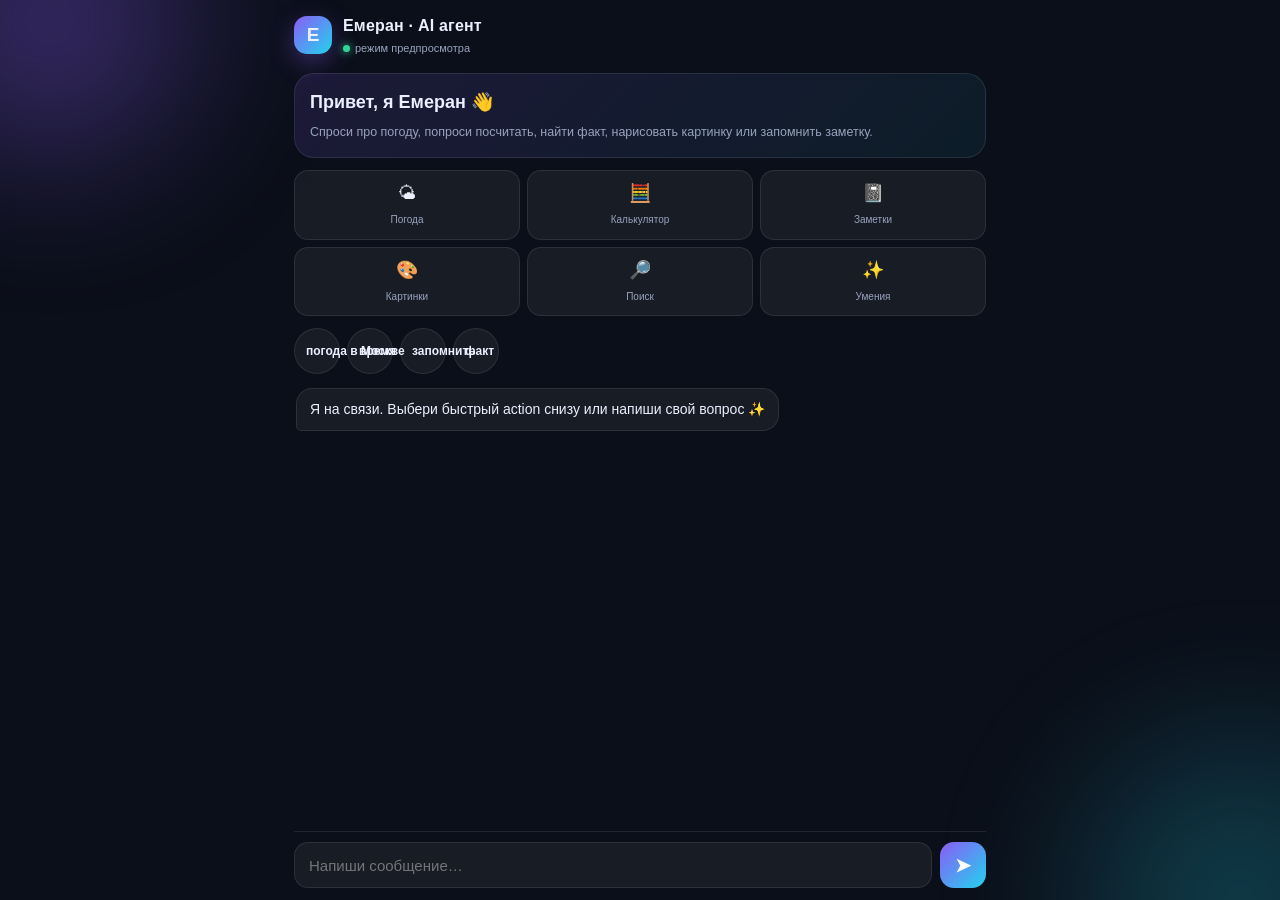
<file: ai-agent/miniapp.html>
<!doctype html>
<html lang="ru">
<head>
<meta charset="utf-8">
<meta name="viewport" content="width=device-width,initial-scale=1,viewport-fit=cover">
<meta name="theme-color" content="#0b0f19">
<title>Емеран · AI агент</title>
<script src="https://telegram.org/js/telegram-web-app.js"></script>
<style>
:root{--bg:#0b0f19;--card:rgba(255,255,255,.055);--line:rgba(255,255,255,.09);--text:#eaf0ff;--muted:#98a3bd;--a:#8b5cf6;--b:#22d3ee;--tg-theme-bg-color:var(--bg);--tg-theme-text-color:var(--text);--tg-theme-hint-color:var(--muted);--tg-theme-secondary-bg-color:#111827}
*{box-sizing:border-box;-webkit-tap-highlight-color:transparent}
html,body{height:100%;margin:0}
body{background:var(--tg-theme-bg-color);color:var(--tg-theme-text-color);font:15px/1.5 -apple-system,BlinkMacSystemFont,"Segoe UI",Roboto,Arial,sans-serif;overflow:hidden}
.orb{position:fixed;border-radius:50%;filter:blur(80px);opacity:.35;pointer-events:none}
.o1{width:280px;height:280px;background:var(--a);top:-120px;left:-90px}
.o2{width:320px;height:320px;background:var(--b);bottom:-160px;right:-120px;opacity:.22}
.wrap{position:relative;height:100%;display:flex;flex-direction:column;padding:calc(env(safe-area-inset-top) + 14px) 14px calc(env(safe-area-inset-bottom) + 12px);max-width:720px;margin:0 auto}
header{display:flex;align-items:center;gap:11px;padding-bottom:12px}
.logo{width:38px;height:38px;border-radius:13px;display:grid;place-items:center;font-weight:800;font-size:19px;background:linear-gradient(135deg,var(--a),var(--b));box-shadow:0 8px 24px rgba(139,92,246,.35)}
h1{font-size:16px;margin:0;font-weight:700;letter-spacing:.2px}
.sub{font-size:11px;color:var(--muted);display:flex;align-items:center;gap:5px;margin-top:2px}
.dot{width:7px;height:7px;border-radius:50%;background:#34d399;box-shadow:0 0 8px #34d399}
.hero{margin:4px 0 12px;padding:15px;border:1px solid var(--line);border-radius:20px;background:linear-gradient(135deg,rgba(139,92,246,.14),rgba(34,211,238,.07))}
.hero b{font-size:18px;display:block;margin-bottom:4px}
.hero span{color:var(--muted);font-size:12.5px}
.grid{display:grid;grid-template-columns:repeat(3,1fr);gap:7px;margin-bottom:12px}
.f{background:var(--card);border:1px solid var(--line);border-radius:14px;padding:9px 4px;text-align:center;cursor:pointer;transition:.18s;user-select:none}
.f:active{transform:scale(.94);border-color:var(--a)}
.f i{font-style:normal;font-size:18px;display:block}
.f small{font-size:10px;color:var(--muted)}
.chips{display:flex;gap:7px;overflow-x:auto;padding-bottom:8px;scrollbar-width:none}
.chips::-webkit-scrollbar{display:none}
.chip{white-space:nowrap;border:1px solid var(--line);background:var(--card);color:var(--text);border-radius:999px;padding:6px 11px;font-size:12px;cursor:pointer}
.chip:active{transform:scale(.96);border-color:var(--b)}
.chat{flex:1;overflow-y:auto;padding:6px 2px 10px;display:flex;flex-direction:column;gap:9px;scroll-behavior:smooth}
.msg{max-width:88%;padding:10px 13px;border-radius:16px;white-space:pre-wrap;word-break:break-word;font-size:14px;animation:in .2s ease}
@keyframes in{from{opacity:0;transform:translateY(6px)}to{opacity:1;transform:none}}
.msg.user{align-self:flex-end;background:linear-gradient(135deg,#7c3aed,#6d28d9);border-bottom-right-radius:5px}
.msg.bot{align-self:flex-start;background:var(--card);border:1px solid var(--line);border-bottom-left-radius:5px}
.msg img{max-width:100%;border-radius:12px;margin-top:9px;display:block}
.msg .err{color:#fca5a5}
.typing{align-self:flex-start;color:var(--muted);font-size:12px;padding:4px 8px}
.form{display:flex;gap:8px;padding-top:10px;border-top:1px solid var(--line)}
input{flex:1;min-width:0;background:var(--card);border:1px solid var(--line);border-radius:14px;padding:12px 14px;color:var(--text);font-size:15px;outline:none}
input:focus{border-color:var(--a)}
button{width:46px;height:46px;border:0;border-radius:14px;background:linear-gradient(135deg,var(--a),var(--b));color:#fff;font-size:19px;font-weight:700;cursor:pointer}
button:disabled{opacity:.5}
#toast{position:fixed;left:50%;bottom:90px;transform:translateX(-50%);background:#1f2937;color:#fff;padding:9px 14px;border-radius:12px;font-size:12px;opacity:0;transition:.25s;pointer-events:none;z-index:9}
#toast.on{opacity:1}
</style>
</head>
<body>
<div class="orb o1"></div><div class="orb o2"></div>
<div class="wrap">
<header>
  <div class="logo">Е</div>
  <div><h1>Емеран · AI агент</h1><div class="sub"><span class="dot"></span><span id="status">онлайн · нейросеть</span></div></div>
</header>
<div class="hero"><b>Привет, я Емеран 👋</b><span>Спроси про погоду, попроси посчитать, найти факт, нарисовать картинку или запомнить заметку.</span></div>
<div class="grid">
  <div class="f" data-q="Погода в Москве"><i>🌤</i><small>Погода</small></div>
  <div class="f" data-q="Посчитай 15% от 8400"><i>🧮</i><small>Калькулятор</small></div>
  <div class="f" data-q="Мои заметки"><i>📓</i><small>Заметки</small></div>
  <div class="f" data-q="Нарисуй картинку: космический кот"><i>🎨</i><small>Картинки</small></div>
  <div class="f" data-q="Найди в Википедии: Телеграм"><i>🔎</i><small>Поиск</small></div>
  <div class="f" data-q="Что умеешь?"><i>✨</i><small>Умения</small></div>
</div>
<div class="chips">
  <button class="chip" data-q="Погода в Москве">погода в Москве</button>
  <button class="chip" data-q="Сколько времени в Москве">время</button>
  <button class="chip" data-q="Запомни: встреча завтра в 10:00">запомнить</button>
  <button class="chip" data-q="Расскажи коротко про чёрные дыры">факт</button>
</div>
<div class="chat" id="chat"></div>
<form class="form" id="form">
  <input id="input" placeholder="Напиши сообщение…" autocomplete="off">
  <button type="submit" id="send">➤</button>
</form>
</div>
<div id="toast"></div>
<script>
(function(){
  var tg = window.Telegram && Telegram.WebApp;
  var chat = document.getElementById('chat');
  var input = document.getElementById('input');
  var form = document.getElementById('form');
  var toast = document.getElementById('toast');
  var status = document.getElementById('status');
  var history = [];
  var busy = false;

  if (tg) {
    tg.ready();
    tg.expand();
    var tp = tg.themeParams || {};
    if (tp.bg_color) document.documentElement.style.setProperty('--tg-theme-bg-color', tp.bg_color);
    if (tp.text_color) document.documentElement.style.setProperty('--tg-theme-text-color', tp.text_color);
    if (tp.hint_color) document.documentElement.style.setProperty('--tg-theme-hint-color', tp.hint_color);
    if (tp.secondary_bg_color) document.documentElement.style.setProperty('--tg-theme-secondary-bg-color', tp.secondary_bg_color);
  } else {
    status.textContent = 'режим предпросмотра';
  }

  function say(t, msg){
    toast.textContent = t; toast.classList.add('on');
    setTimeout(function(){ toast.classList.remove('on'); }, 2400);
  }
  function bubble(role, body, image){
    var el = document.createElement('div');
    el.className = 'msg ' + (role === 'user' ? 'user' : 'bot');
    var p = document.createElement('div'); p.textContent = body; el.appendChild(p);
    if (image) { var im = document.createElement('img'); im.src = image; im.alt = 'generated'; el.appendChild(im); }
    chat.appendChild(el); chat.scrollTop = chat.scrollHeight;
    return el;
  }
  function typing(on){
    var old = document.getElementById('typing');
    if (old) old.remove();
    if (on) { var d = document.createElement('div'); d.id='typing'; d.className='typing'; d.textContent='Емеран печатает…'; chat.appendChild(d); chat.scrollTop=chat.scrollHeight; }
  }
  async function send(q){
    q = String(q || input.value || '').trim();
    if (!q || busy) return;
    busy = true;
    document.getElementById('send').disabled = true;
    input.value = '';
    bubble('user', q);
    history.push({role:'user', content:q});
    typing(true);
    try {
      var r = await fetch('/api/chat', {
        method:'POST', headers:{'content-type':'application/json'},
        body: JSON.stringify({ message:q, history:history.slice(-10), initData: tg ? tg.initData : '' })
      });
      var d = await r.json();
      typing(false);
      if (!r.ok || !d.ok) throw new Error(d.error || ('HTTP ' + r.status));
      bubble('bot', d.answer, d.image);
      history.push({role:'assistant', content:d.answer});
      if (tg && tg.HapticFeedback) tg.HapticFeedback.notificationOccurred('success');
    } catch (e) {
      typing(false);
      var el = bubble('bot', 'Ошибка: ' + e.message);
      el.querySelector('div').className = 'err';
    } finally {
      busy = false;
      document.getElementById('send').disabled = false;
      input.focus();
    }
  }

  form.addEventListener('submit', function(e){ e.preventDefault(); send(); });
  Array.prototype.forEach.call(document.querySelectorAll('[data-q]'), function(el){
    el.addEventListener('click', function(){ send(el.getAttribute('data-q')); });
  });
  if (tg && tg.MainButton) {
    tg.MainButton.setText('Отправить');
    tg.MainButton.onClick(function(){ send(); });
    input.addEventListener('input', function(){
      if (input.value.trim()) tg.MainButton.show(); else tg.MainButton.hide();
    });
    tg.MainButton.hide();
  }
  bubble('bot', 'Я на связи. Выбери быстрый action снизу или напиши свой вопрос ✨');
})();
</script>
</body>
</html>
</file>
